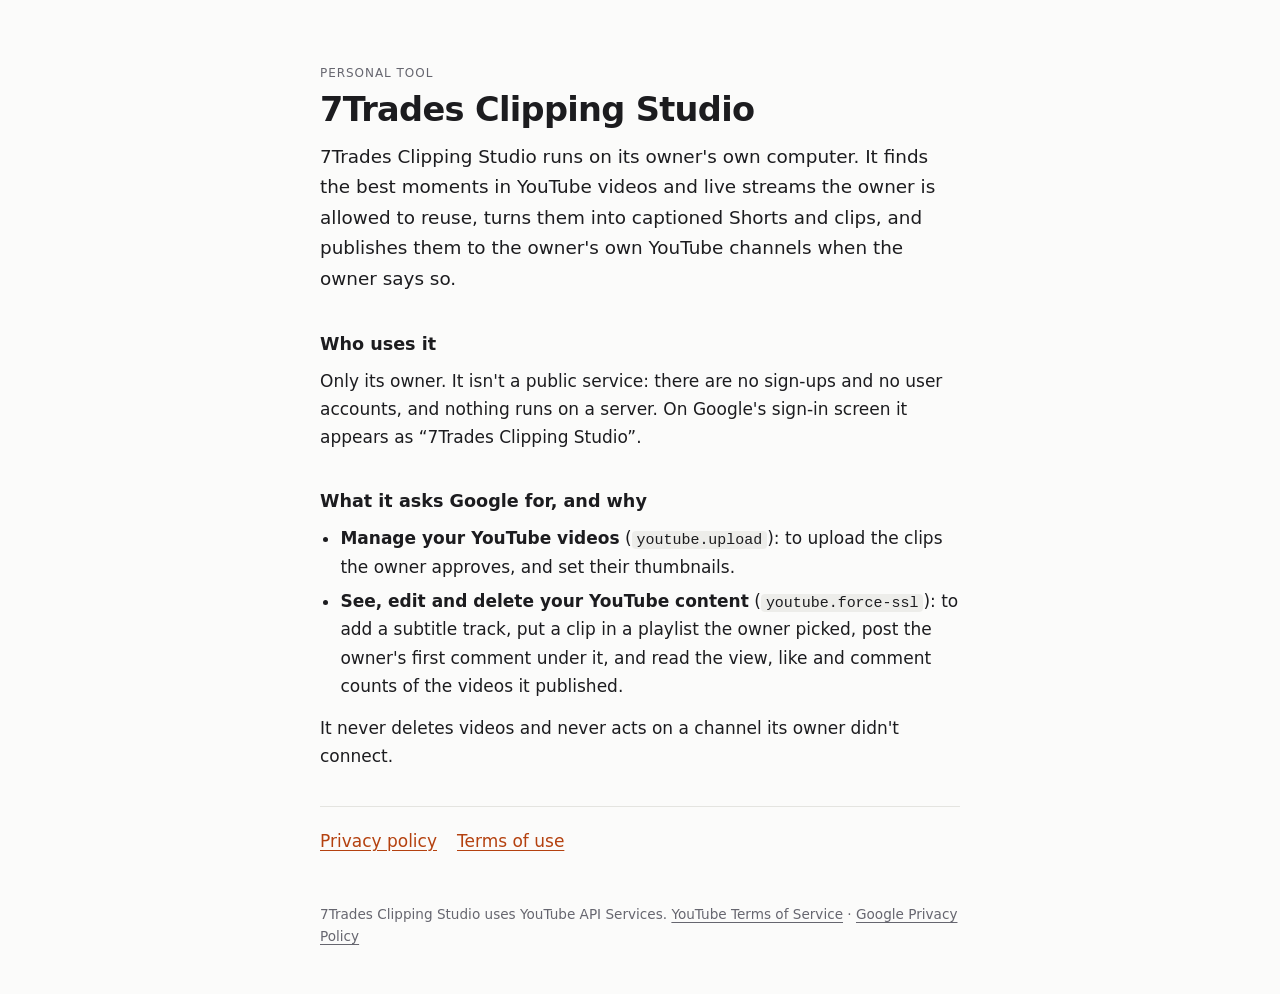
<file: index.html>
<!doctype html>
<html lang="en">
<head>
<meta charset="utf-8">
<meta name="viewport" content="width=device-width, initial-scale=1">
<title>7Trades Clipping Studio</title>
<meta name="description" content="7Trades Clipping Studio: a personal tool that turns YouTube videos into captioned clips and publishes them to its owner's own YouTube channels.">
<link rel="stylesheet" href="style.css">
</head>
<body>
<main>
  <p class="eyebrow">Personal tool</p>
  <h1>7Trades Clipping Studio</h1>
  <p class="lead">7Trades Clipping Studio runs on its owner's own computer. It finds the best moments in YouTube videos and live streams the owner is allowed to reuse, turns them into captioned Shorts and clips, and publishes them to the owner's own YouTube channels when the owner says so.</p>

  <h2>Who uses it</h2>
  <p>Only its owner. It isn't a public service: there are no sign-ups and no user accounts, and nothing runs on a server. On Google's sign-in screen it appears as “7Trades Clipping Studio”.</p>

  <h2>What it asks Google for, and why</h2>
  <ul>
    <li><strong>Manage your YouTube videos</strong> (<code>youtube.upload</code>): to upload the clips the owner approves, and set their thumbnails.</li>
    <li><strong>See, edit and delete your YouTube content</strong> (<code>youtube.force-ssl</code>): to add a subtitle track, put a clip in a playlist the owner picked, post the owner's first comment under it, and read the view, like and comment counts of the videos it published.</li>
  </ul>
  <p>It never deletes videos and never acts on a channel its owner didn't connect.</p>

  <nav class="links">
    <a href="privacy.html">Privacy policy</a>
    <a href="terms.html">Terms of use</a>
  </nav>
</main>
<footer>7Trades Clipping Studio uses YouTube API Services. <a href="https://www.youtube.com/t/terms">YouTube Terms of Service</a> · <a href="https://policies.google.com/privacy">Google Privacy Policy</a></footer>
</body>
</html>
</file>
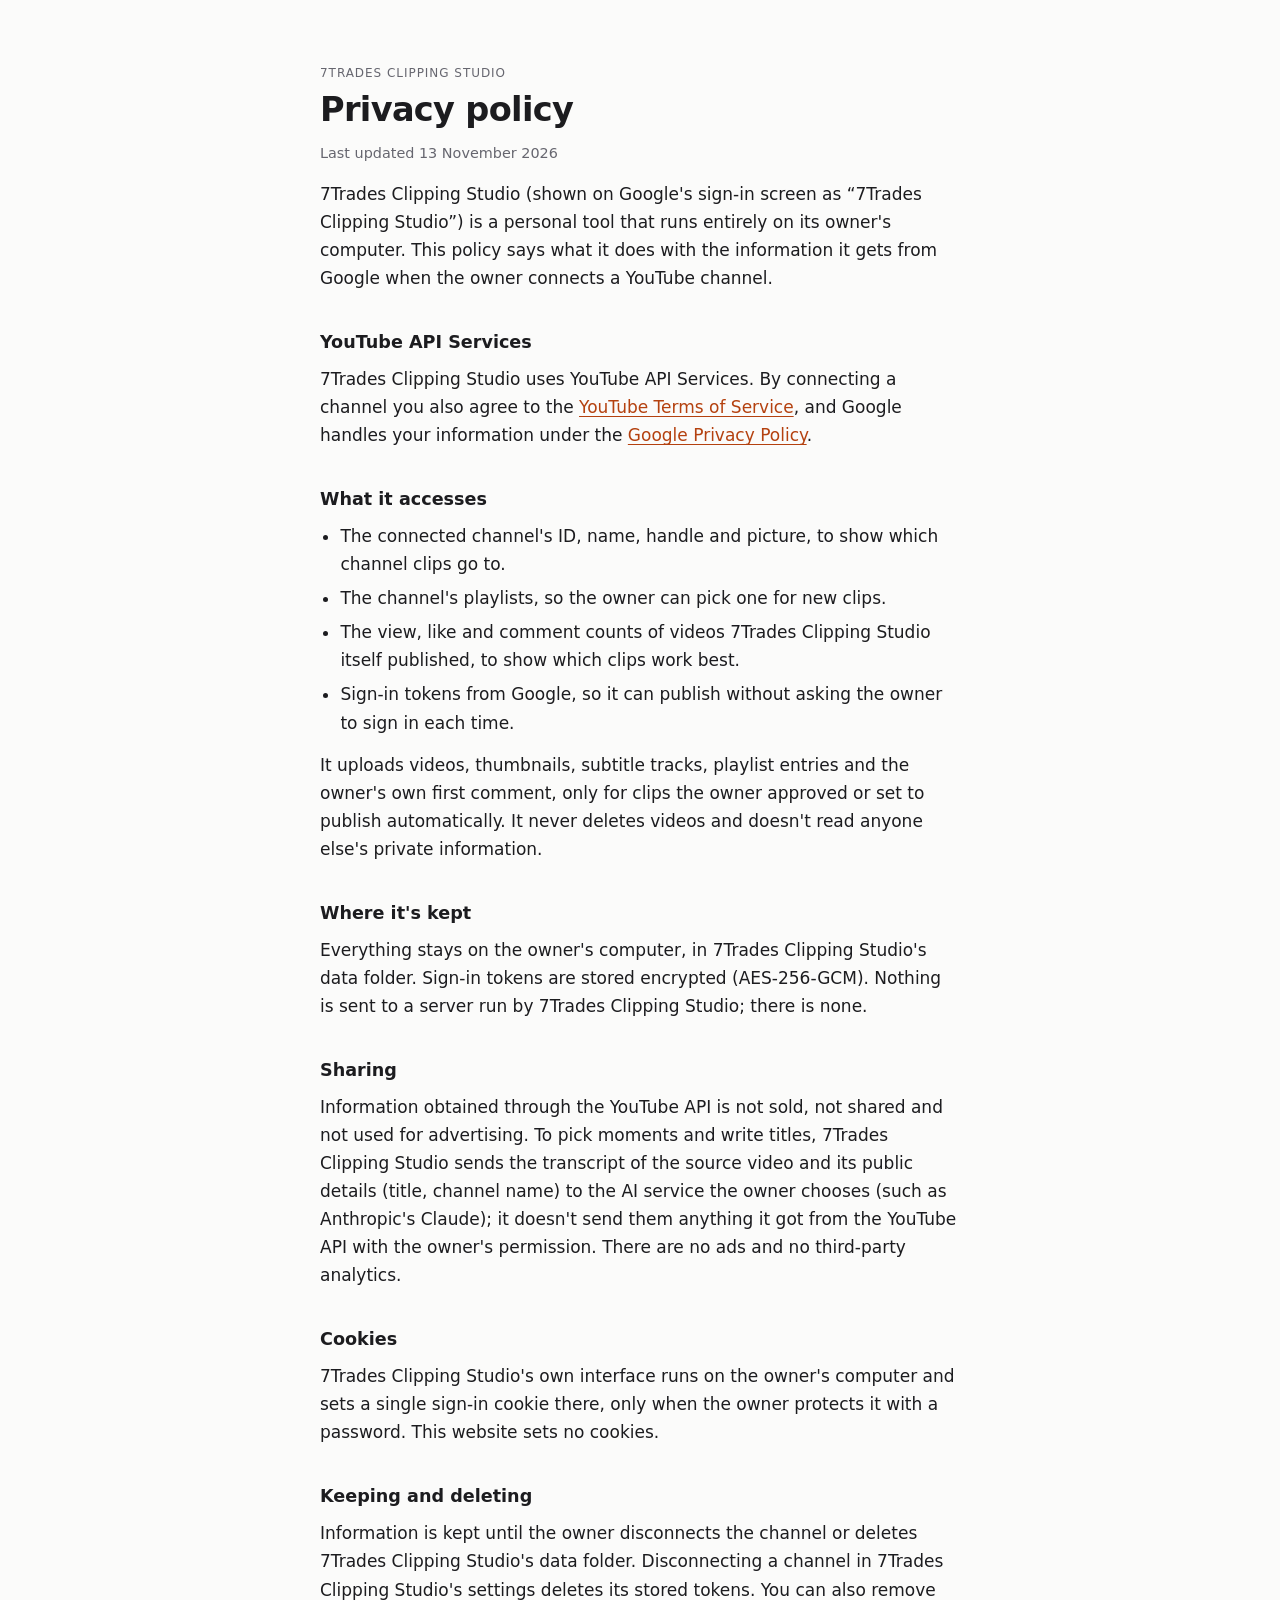
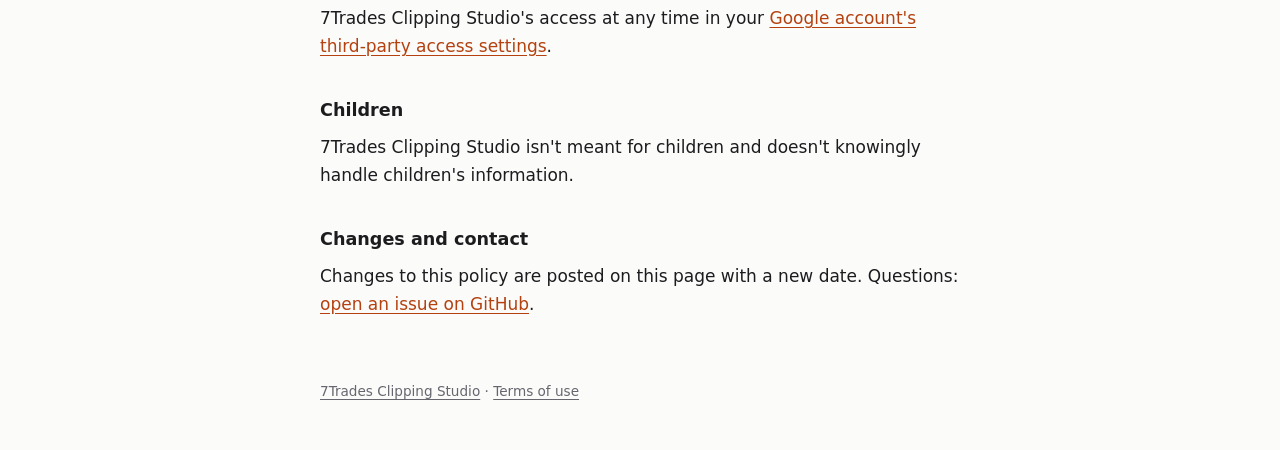
<file: privacy.html>
<!doctype html>
<html lang="en">
<head>
<meta charset="utf-8">
<meta name="viewport" content="width=device-width, initial-scale=1">
<title>Privacy policy · 7Trades Clipping Studio</title>
<link rel="stylesheet" href="style.css">
</head>
<body>
<main>
  <p class="eyebrow"><a href="./">7Trades Clipping Studio</a></p>
  <h1>Privacy policy</h1>
  <p class="muted">Last updated 13 November 2026</p>

  <p>7Trades Clipping Studio (shown on Google's sign-in screen as “7Trades Clipping Studio”) is a personal tool that runs entirely on its owner's computer. This policy says what it does with the information it gets from Google when the owner connects a YouTube channel.</p>

  <h2>YouTube API Services</h2>
  <p>7Trades Clipping Studio uses YouTube API Services. By connecting a channel you also agree to the <a href="https://www.youtube.com/t/terms">YouTube Terms of Service</a>, and Google handles your information under the <a href="https://policies.google.com/privacy">Google Privacy Policy</a>.</p>

  <h2>What it accesses</h2>
  <ul>
    <li>The connected channel's ID, name, handle and picture, to show which channel clips go to.</li>
    <li>The channel's playlists, so the owner can pick one for new clips.</li>
    <li>The view, like and comment counts of videos 7Trades Clipping Studio itself published, to show which clips work best.</li>
    <li>Sign-in tokens from Google, so it can publish without asking the owner to sign in each time.</li>
  </ul>
  <p>It uploads videos, thumbnails, subtitle tracks, playlist entries and the owner's own first comment, only for clips the owner approved or set to publish automatically. It never deletes videos and doesn't read anyone else's private information.</p>

  <h2>Where it's kept</h2>
  <p>Everything stays on the owner's computer, in 7Trades Clipping Studio's data folder. Sign-in tokens are stored encrypted (AES-256-GCM). Nothing is sent to a server run by 7Trades Clipping Studio; there is none.</p>

  <h2>Sharing</h2>
  <p>Information obtained through the YouTube API is not sold, not shared and not used for advertising. To pick moments and write titles, 7Trades Clipping Studio sends the transcript of the source video and its public details (title, channel name) to the AI service the owner chooses (such as Anthropic's Claude); it doesn't send them anything it got from the YouTube API with the owner's permission. There are no ads and no third-party analytics.</p>

  <h2>Cookies</h2>
  <p>7Trades Clipping Studio's own interface runs on the owner's computer and sets a single sign-in cookie there, only when the owner protects it with a password. This website sets no cookies.</p>

  <h2>Keeping and deleting</h2>
  <p>Information is kept until the owner disconnects the channel or deletes 7Trades Clipping Studio's data folder. Disconnecting a channel in 7Trades Clipping Studio's settings deletes its stored tokens. You can also remove 7Trades Clipping Studio's access at any time in your <a href="https://myaccount.google.com/permissions">Google account's third-party access settings</a>.</p>

  <h2>Children</h2>
  <p>7Trades Clipping Studio isn't meant for children and doesn't knowingly handle children's information.</p>

  <h2>Changes and contact</h2>
  <p>Changes to this policy are posted on this page with a new date. Questions: <a href="https://github.com/HarshGhetia/clipping-studio-site/issues">open an issue on GitHub</a>.</p>
</main>
<footer><a href="./">7Trades Clipping Studio</a> · <a href="terms.html">Terms of use</a></footer>
</body>
</html>
</file>
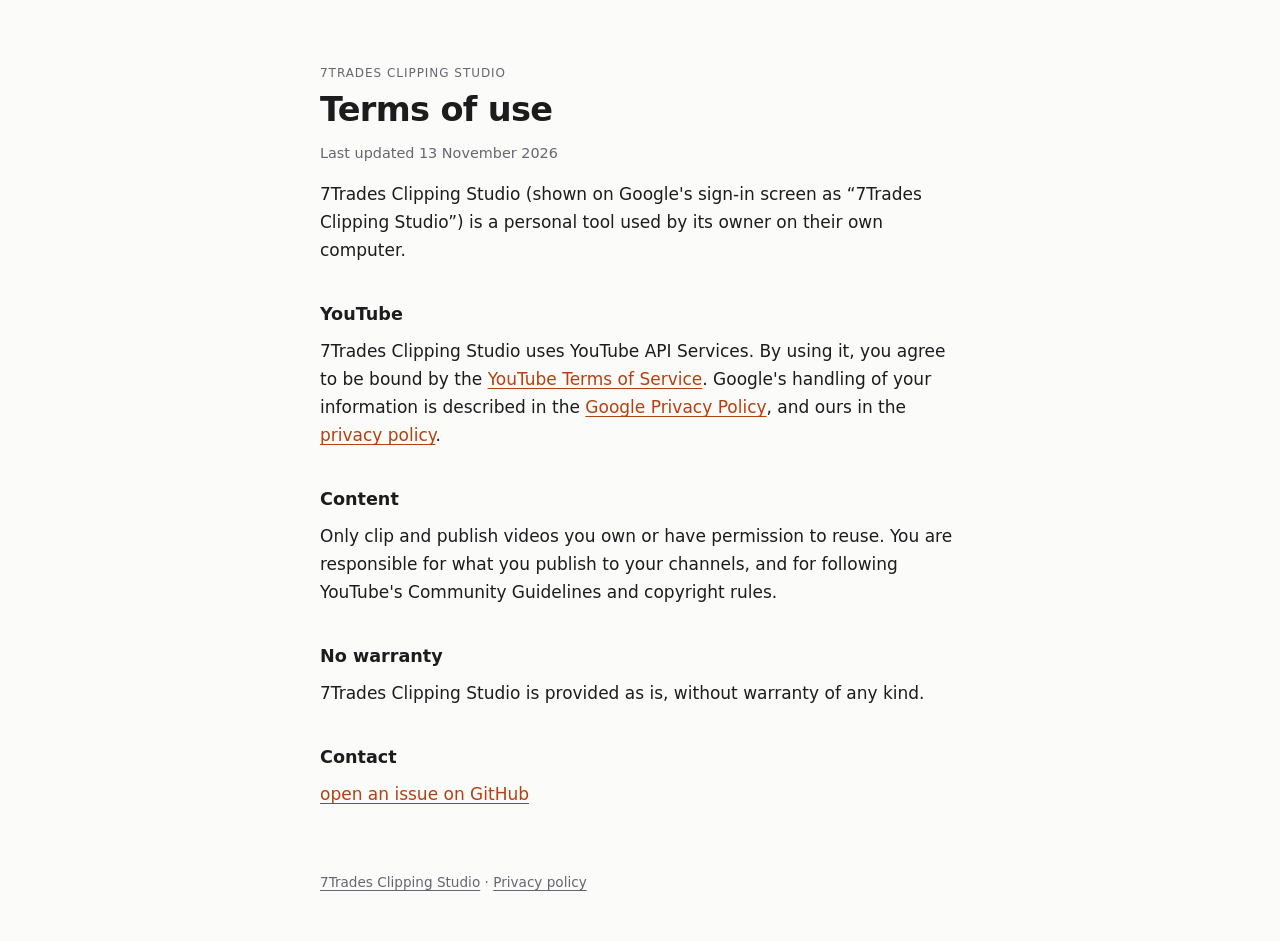
<file: terms.html>
<!doctype html>
<html lang="en">
<head>
<meta charset="utf-8">
<meta name="viewport" content="width=device-width, initial-scale=1">
<title>Terms of use · 7Trades Clipping Studio</title>
<link rel="stylesheet" href="style.css">
</head>
<body>
<main>
  <p class="eyebrow"><a href="./">7Trades Clipping Studio</a></p>
  <h1>Terms of use</h1>
  <p class="muted">Last updated 13 November 2026</p>

  <p>7Trades Clipping Studio (shown on Google's sign-in screen as “7Trades Clipping Studio”) is a personal tool used by its owner on their own computer.</p>

  <h2>YouTube</h2>
  <p>7Trades Clipping Studio uses YouTube API Services. By using it, you agree to be bound by the <a href="https://www.youtube.com/t/terms">YouTube Terms of Service</a>. Google's handling of your information is described in the <a href="https://policies.google.com/privacy">Google Privacy Policy</a>, and ours in the <a href="privacy.html">privacy policy</a>.</p>

  <h2>Content</h2>
  <p>Only clip and publish videos you own or have permission to reuse. You are responsible for what you publish to your channels, and for following YouTube's Community Guidelines and copyright rules.</p>

  <h2>No warranty</h2>
  <p>7Trades Clipping Studio is provided as is, without warranty of any kind.</p>

  <h2>Contact</h2>
  <p><a href="https://github.com/HarshGhetia/clipping-studio-site/issues">open an issue on GitHub</a></p>
</main>
<footer><a href="./">7Trades Clipping Studio</a> · <a href="privacy.html">Privacy policy</a></footer>
</body>
</html>
</file>
<file: style.css>
:root { --bg: #fbfbfa; --text: #1c1c1f; --muted: #66666f; --line: #e4e4e0; --accent: #b4410f; }
@media (prefers-color-scheme: dark) { :root { --bg: #111114; --text: #ececef; --muted: #9c9ca6; --line: #2a2a31; --accent: #ffb37a; } }
* { box-sizing: border-box; }
body { margin: 0; background: var(--bg); color: var(--text); font: 17px/1.65 system-ui, -apple-system, "Segoe UI", Roboto, sans-serif; -webkit-font-smoothing: antialiased; }
main { max-width: 680px; margin: 0 auto; padding: 64px 20px 32px; }
h1 { font-size: 2.1rem; line-height: 1.2; letter-spacing: -0.02em; margin: 0 0 12px; }
h2 { font-size: 1.1rem; margin: 36px 0 8px; }
p, ul { margin: 0 0 14px; }
ul { padding-left: 1.2em; }
li { margin-bottom: 6px; }
a { color: var(--accent); text-underline-offset: 3px; }
code { font-size: 0.88em; background: color-mix(in oklab, var(--line) 60%, transparent); padding: 1px 5px; border-radius: 4px; }
.eyebrow { text-transform: uppercase; letter-spacing: 0.08em; font-size: 0.75rem; color: var(--muted); margin-bottom: 6px; }
.eyebrow a { color: inherit; text-decoration: none; }
.lead { font-size: 1.15rem; color: var(--text); }
.muted { color: var(--muted); font-size: 0.9rem; }
.links { display: flex; gap: 20px; margin-top: 36px; padding-top: 20px; border-top: 1px solid var(--line); }
footer { max-width: 680px; margin: 0 auto; padding: 16px 20px 48px; color: var(--muted); font-size: 0.85rem; }
footer a { color: inherit; }
</file>
